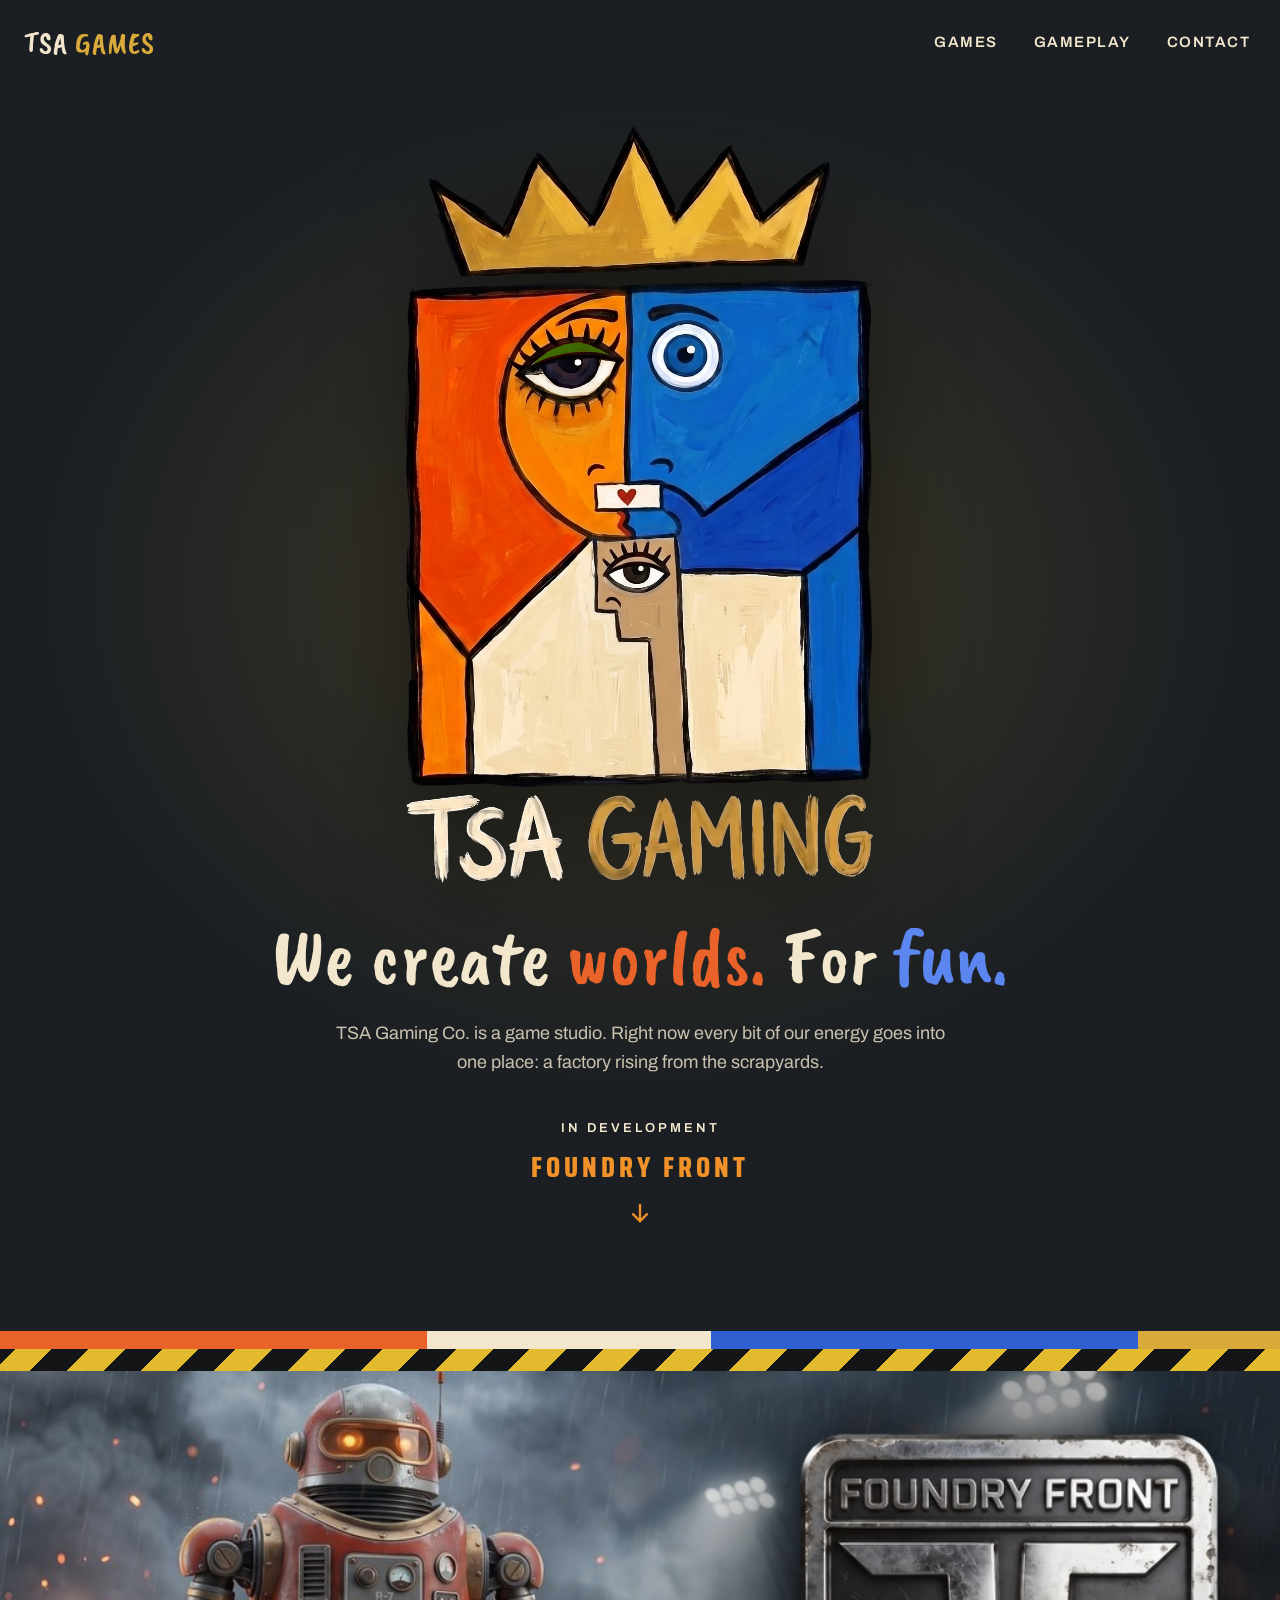
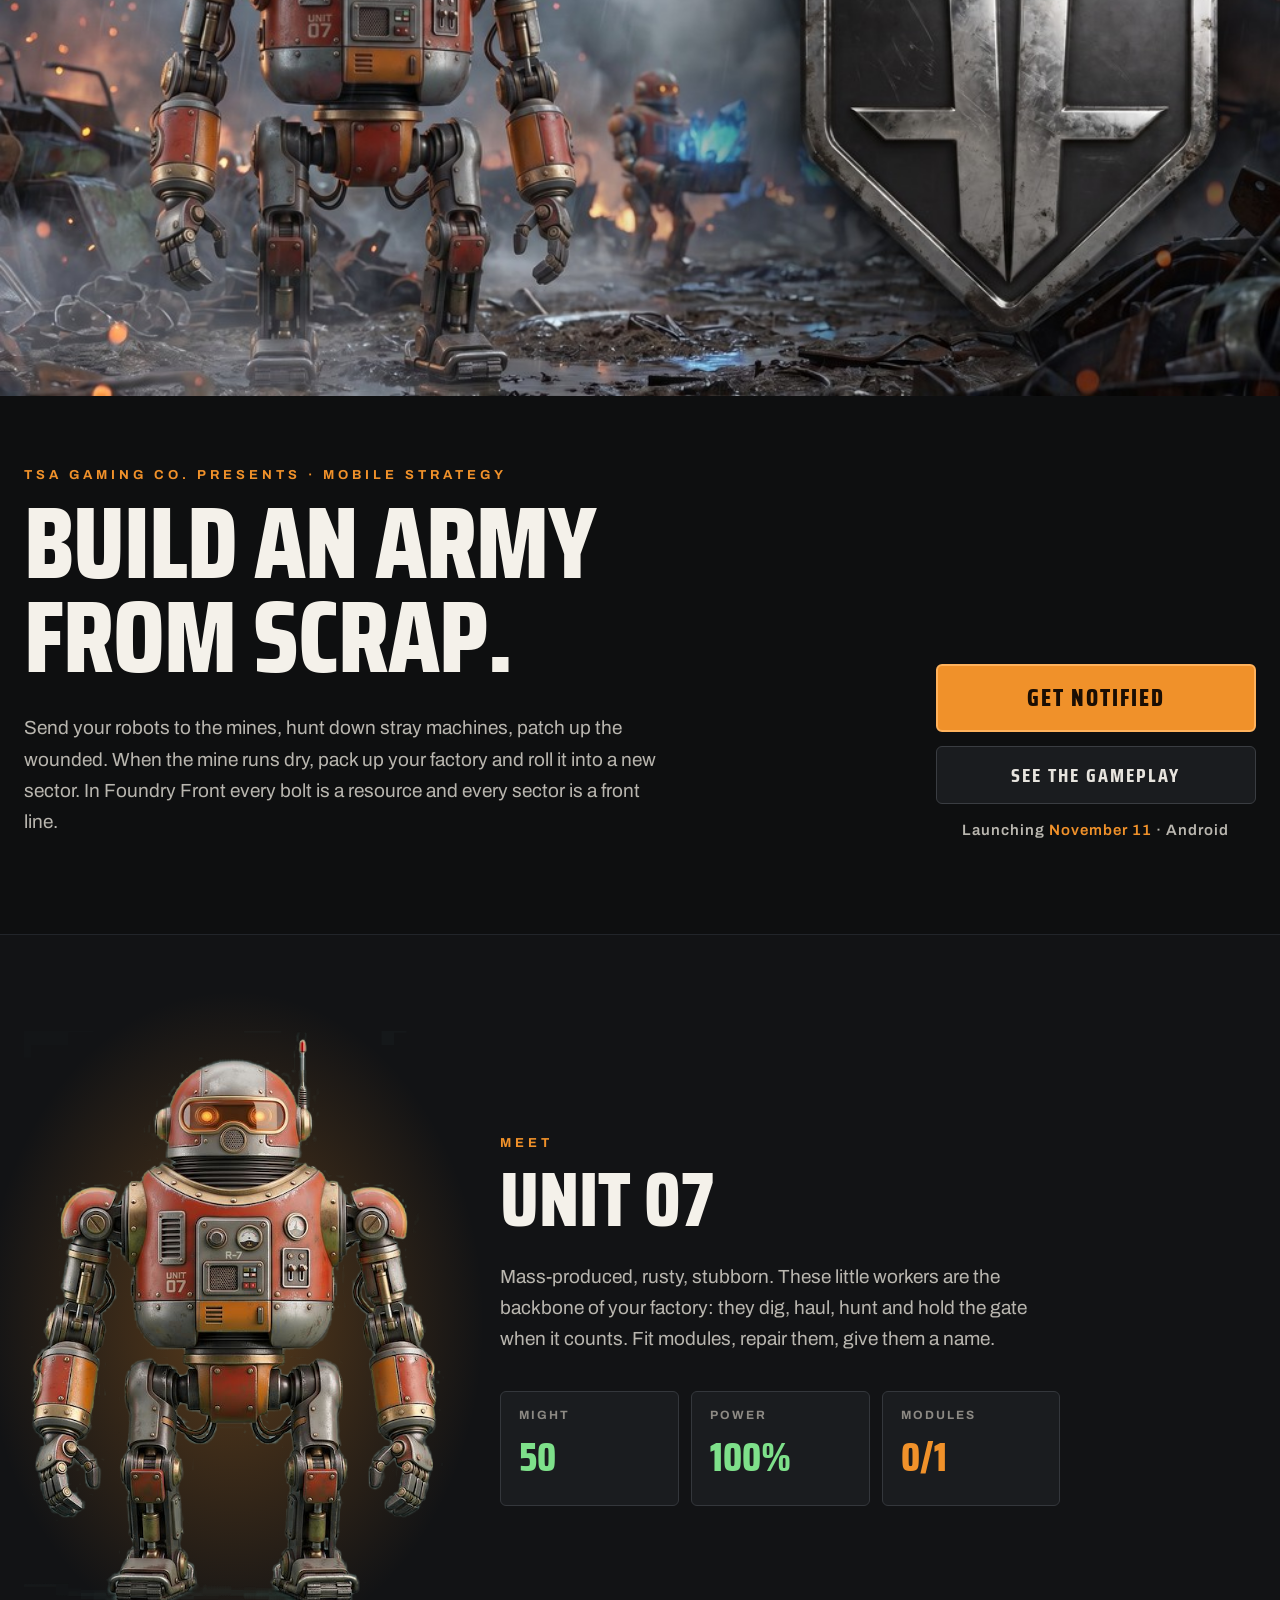
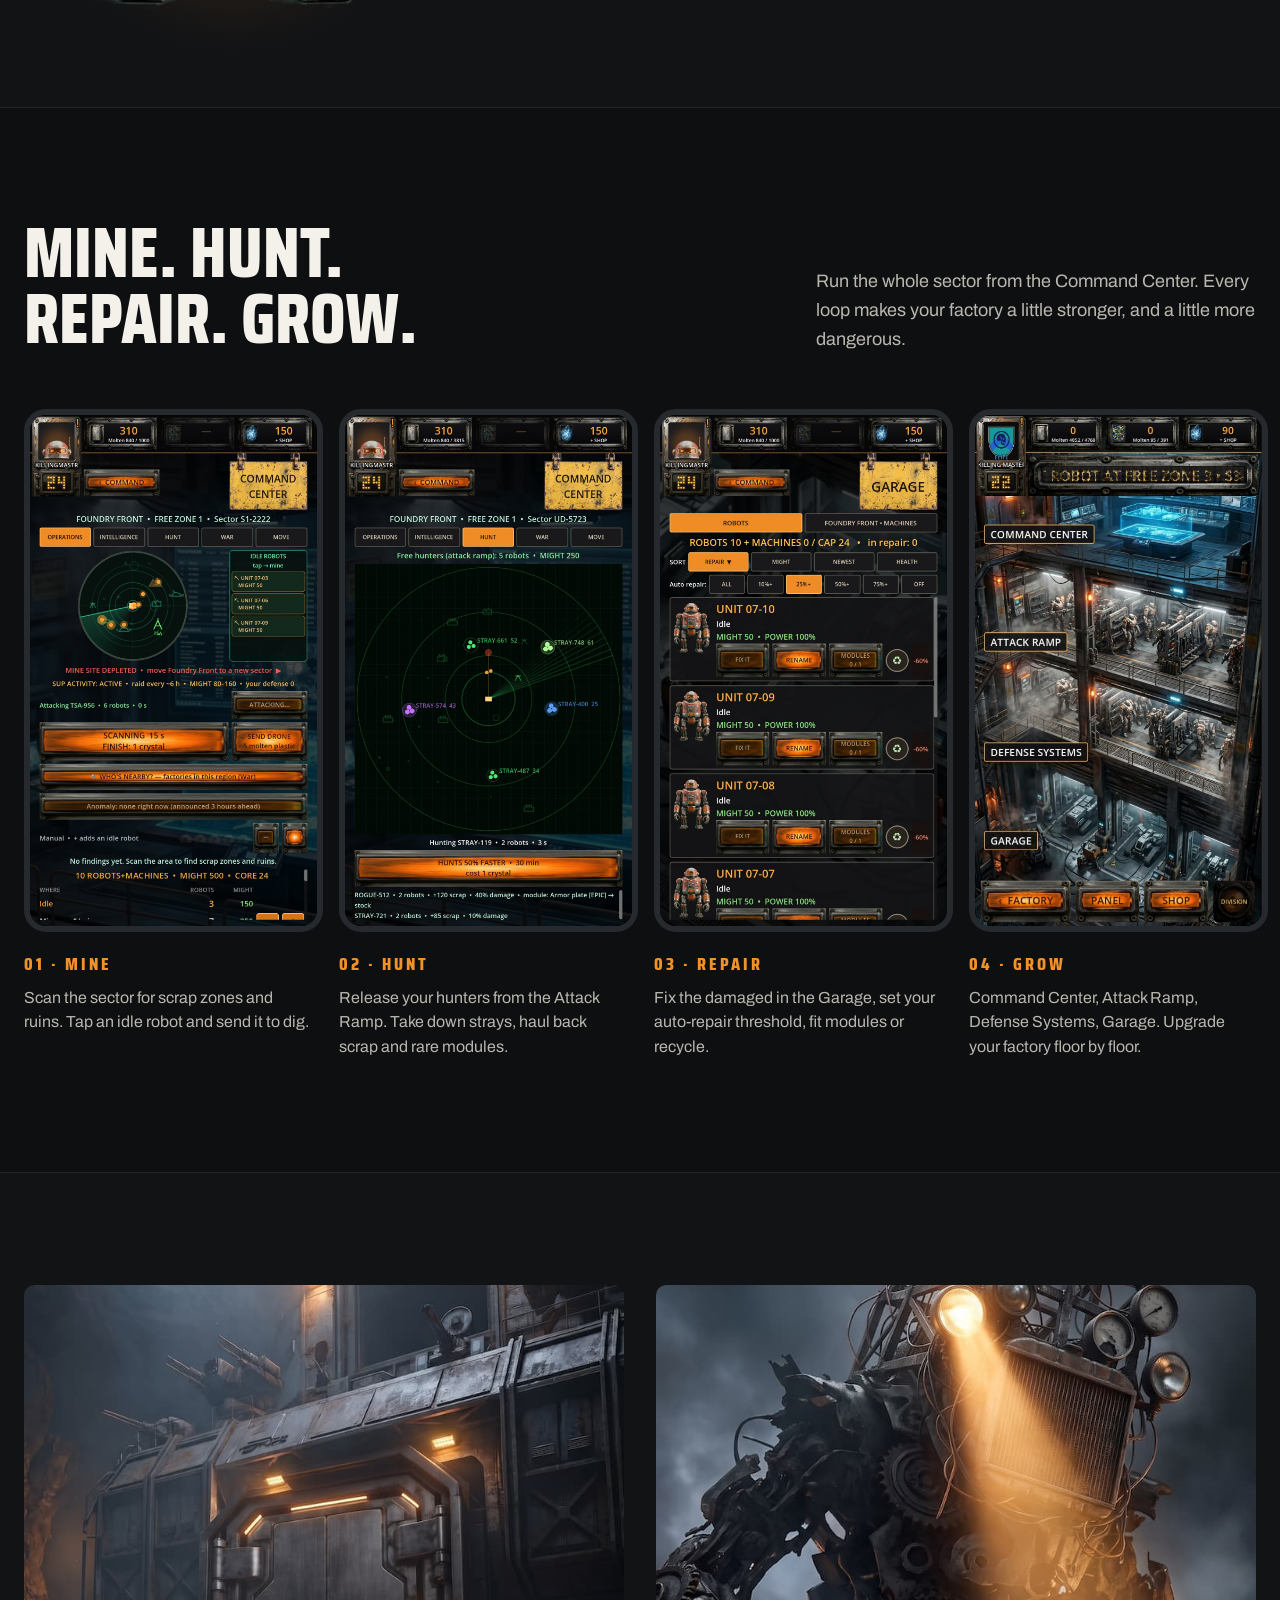
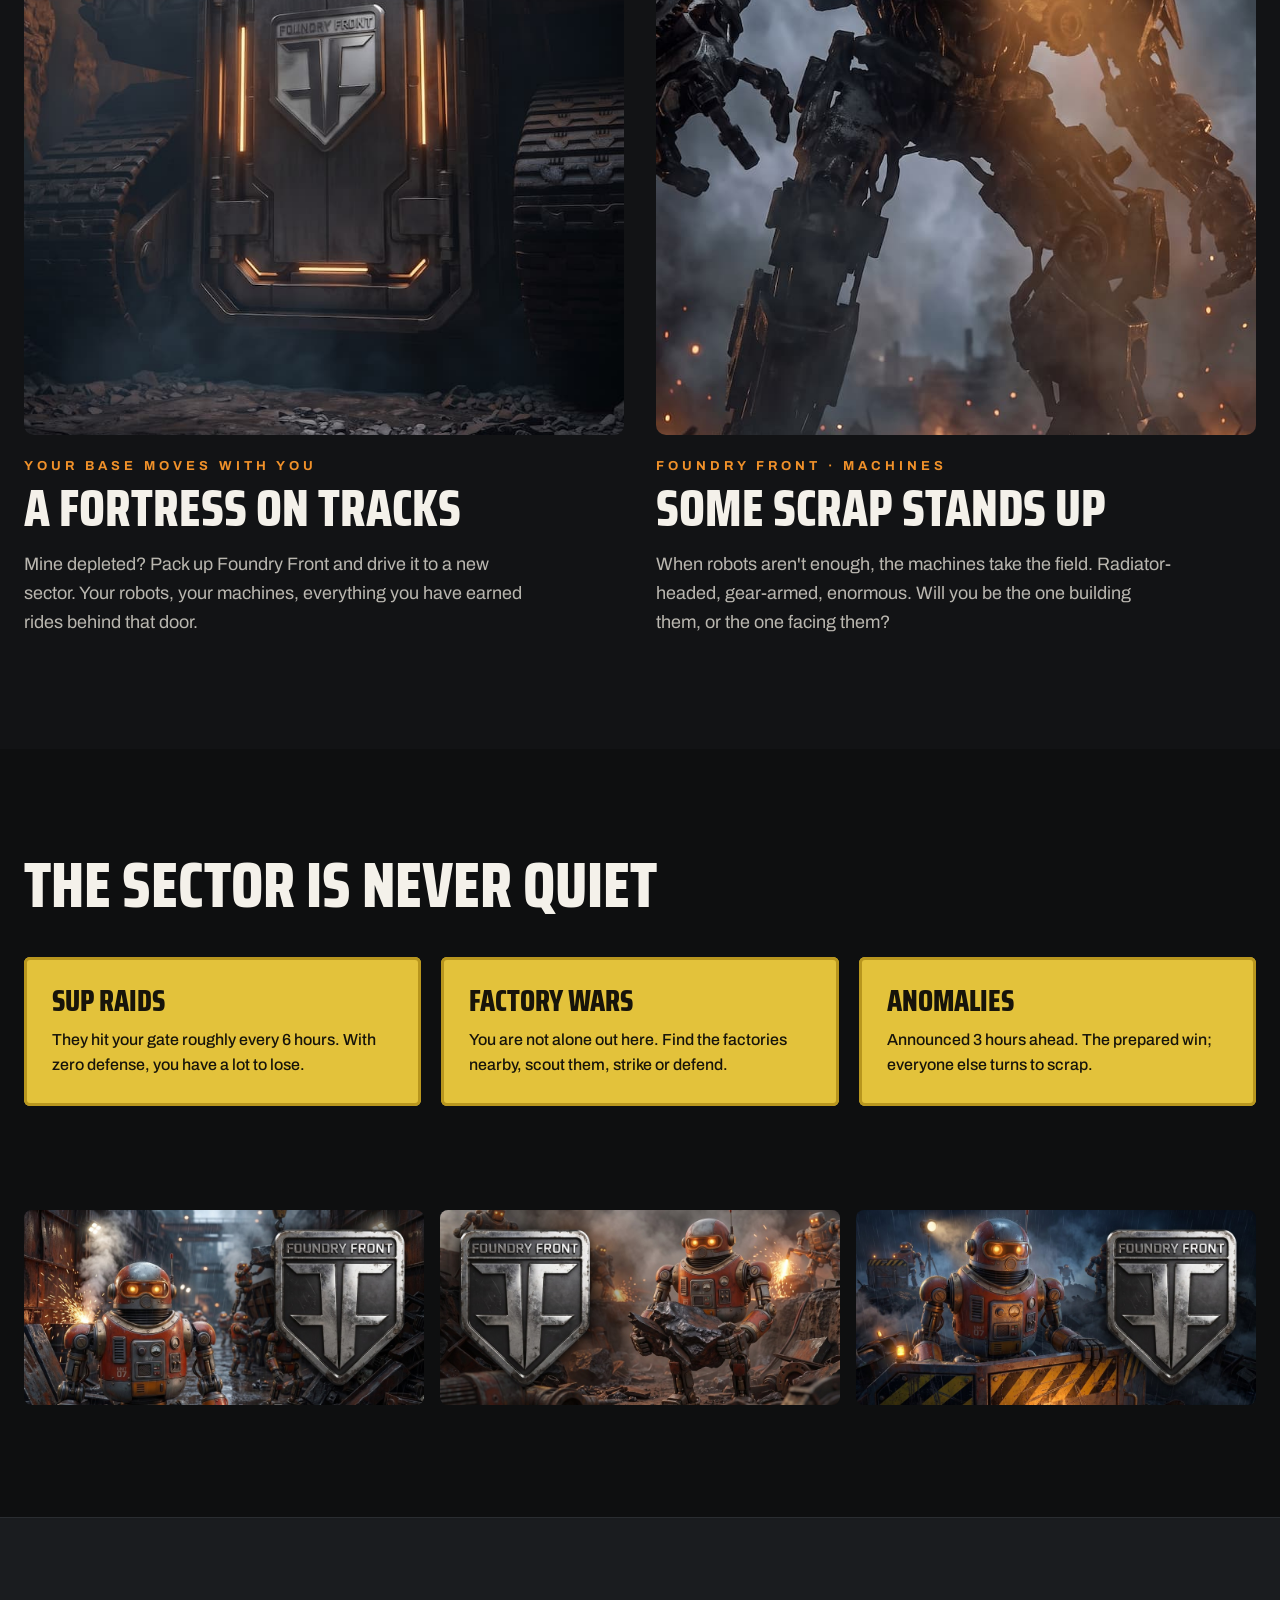
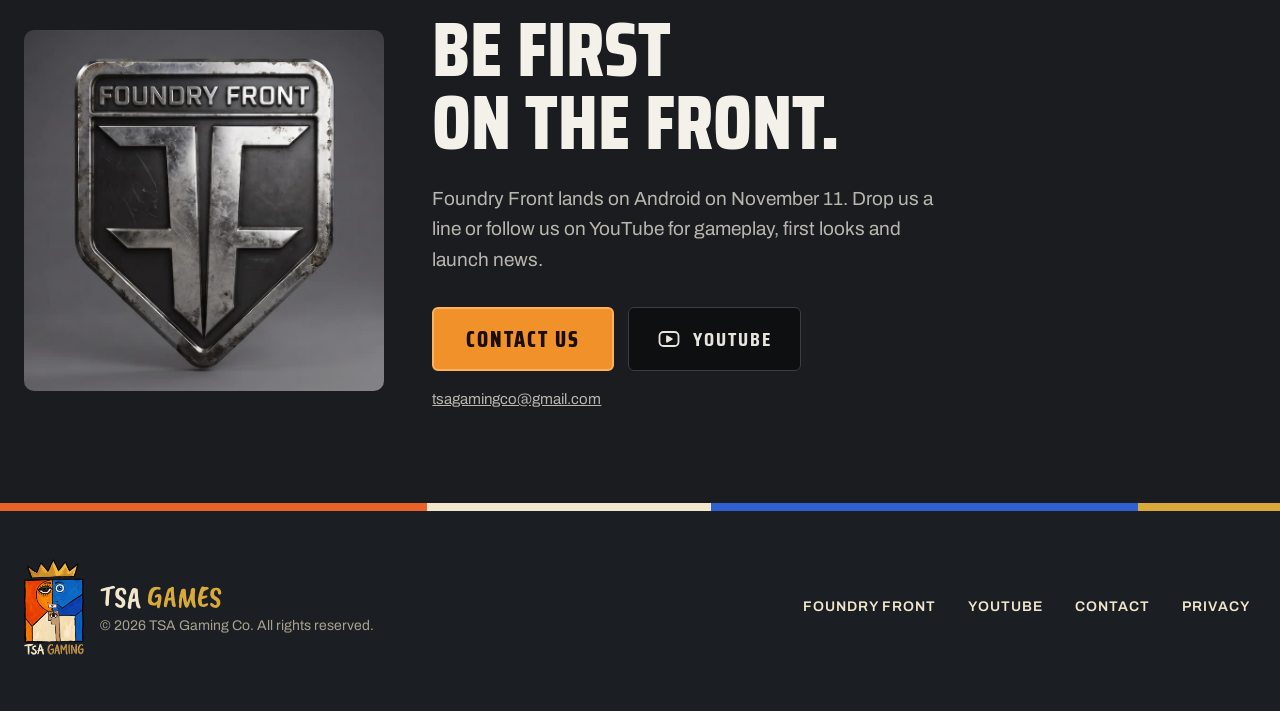
<file: index.html>
<!doctype html>
<html lang="en">
<head>
<meta charset="utf-8">
<meta name="viewport" content="width=device-width, initial-scale=1">
<title>TSA Gaming Co. · Foundry Front</title>
<meta name="description" content="TSA Gaming Co. creates worlds, for fun. Foundry Front: build an army from scrap. Launching November 11 on Android.">
<meta property="og:title" content="TSA Gaming Co. · Foundry Front">
<meta property="og:description" content="We create worlds. For fun. Foundry Front launches November 11 on Android.">
<meta property="og:image" content="images/ozellik_1.jpg">
<link rel="icon" href="images/tsa_logo_hd.webp" type="image/webp">
<style>html{scroll-behavior:smooth}img{max-width:100%}</style>
<link rel="preconnect" href="https://fonts.googleapis.com">
<link href="https://fonts.googleapis.com/css2?family=Caveat+Brush&amp;family=Saira+Condensed:wght@500;600;700;800&amp;family=Archivo:wght@400;500;600;700&amp;display=swap" rel="stylesheet">
<style>
body{margin:0;background:#1B1F23}
a{color:#F2E6CC}a:hover{color:#E8B94A}
.nav-link{color:#F2E6CC;text-decoration:none;padding:12px 6px;border-bottom:2px solid transparent}
.nav-link:hover{color:#E8B94A;border-bottom-color:#E8B94A}
.btn-hot{transition:transform .15s ease, box-shadow .15s ease}
.btn-hot:hover{transform:translateY(-2px);box-shadow:0 0 0 2px #0E0F10,0 0 0 4px #F0912A,0 10px 30px rgba(240,145,42,.35);color:#1A0E04}
.btn-steel:hover{background:#2A2D31;color:#FFFFFF}
.shot{transition:transform .25s ease}
.shot:hover{transform:translateY(-6px) rotate(-0.6deg)}
.hazard{background:repeating-linear-gradient(-45deg,#E3B92E 0 26px,#141516 26px 52px)}
.robot-glow{background:radial-gradient(closest-side,rgba(240,145,42,.32),rgba(240,145,42,0))}
.logo-glow{background:radial-gradient(closest-side,rgba(217,169,58,.20),rgba(217,169,58,0))}
.tsa-logo{filter:drop-shadow(0 24px 48px rgba(0,0,0,.45))}
</style>
</head>
<body>
<div style="font-family: 'Archivo', system-ui, sans-serif; color: #F2E6CC; background: #1B1F23; overflow: hidden">

  <!-- ============ NAV ============ -->
  <header style="max-width: 1320px; margin: 0 auto; padding: 22px 24px; display: flex; flex-wrap: wrap; align-items: center; justify-content: space-between; gap: 16px">
    <a href="#top" style="font-family: 'Caveat Brush', cursive; font-size: 30px; letter-spacing: 1px; text-decoration: none; color: #F2E6CC">TSA <span style="color: #D9A93A">GAMES</span></a>
    <nav aria-label="Main menu" style="display: flex; flex-wrap: wrap; gap: 24px; font-size: 15px; font-weight: 600; letter-spacing: 1.5px; text-transform: uppercase">
      <a class="nav-link" href="#games">Games</a>
      <a class="nav-link" href="#gameplay">Gameplay</a>
      <a class="nav-link" href="#contact">Contact</a>
    </nav>
  </header>

  <!-- ============ TSA HERO ============ -->
  <section id="top" style="position: relative; padding: 24px 24px 104px; display: flex; flex-direction: column; align-items: center; text-align: center">
    <div class="logo-glow" aria-hidden="true" style="position: absolute; left: 50%; top: 0; width: 1200px; height: 1000px; transform: translateX(-50%); pointer-events: none"></div>
    <img class="tsa-logo" src="images/tsa_logo_hd.webp" alt="TSA Gaming logo: a cubist portrait of orange and blue half-faces under a gold crown" style="position: relative; width: 100%; max-width: 470px; height: auto; display: block; margin-top: 16px">
    <p style="position: relative; margin: 32px 0 0; font-family: 'Caveat Brush', cursive; font-size: clamp(44px, 6.5vw, 80px); line-height: 1.05; color: #F2E6CC">We create <span style="color: #E8622A">worlds.</span> For <span style="color: #5B86F0">fun.</span></p>
    <p style="position: relative; margin: 20px 0 0; max-width: 620px; font-size: 18px; line-height: 1.6; color: #C9C1AE">TSA Gaming Co. is a game studio. Right now every bit of our energy goes into one place: a factory rising from the scrapyards.</p>
    <a href="#games" style="position: relative; margin-top: 44px; display: inline-flex; flex-direction: column; align-items: center; gap: 10px; text-decoration: none; color: #F2E6CC; font-size: 13px; font-weight: 600; letter-spacing: 3px; text-transform: uppercase">
      In development
      <span style="font-family: 'Saira Condensed', sans-serif; font-size: 28px; font-weight: 800; letter-spacing: 4px; color: #F0912A">FOUNDRY FRONT</span>
      <svg width="28" height="28" viewBox="0 0 24 24" fill="none" stroke="#F0912A" stroke-width="2" stroke-linecap="round" stroke-linejoin="round" aria-hidden="true"><path d="M12 5v14"></path><path d="M6 13l6 6 6-6"></path></svg>
    </a>
  </section>

  <!-- painted band (TSA) -> hazard band (Foundry Front) -->
  <div aria-hidden="true" style="display: flex; height: 18px">
    <div style="flex: 3; background: #E8622A"></div>
    <div style="flex: 2; background: #F2E6CC"></div>
    <div style="flex: 3; background: #2F5FD0"></div>
    <div style="flex: 1; background: #D9A93A"></div>
  </div>
  <div class="hazard" aria-hidden="true" style="height: 22px"></div>

  <!-- ============ FOUNDRY FRONT ============ -->
  <main id="games" style="background: #0E0F10; color: #E7E4DE; font-family: 'Archivo', system-ui, sans-serif">

    <!-- key art -->
    <div style="position: relative">
      <img src="images/ozellik_1.jpg" alt="Foundry Front key art: UNIT 07 standing in a rainy scrapyard beside the metal Foundry Front emblem" style="display: block; width: 100%; height: auto; max-height: 760px; object-fit: cover; object-position: center 40%">
    </div>

    <section style="max-width: 1240px; margin: 0 auto; padding: 72px 24px 96px; display: flex; flex-wrap: wrap; gap: 48px; align-items: flex-end; justify-content: space-between">
      <div style="flex: 999 1 560px; min-width: 0">
        <p style="margin: 0 0 14px; font-size: 13px; font-weight: 700; letter-spacing: 4px; text-transform: uppercase; color: #F0912A">TSA Gaming Co. presents · Mobile strategy</p>
        <h1 style="margin: 0; font-family: 'Saira Condensed', sans-serif; font-weight: 800; font-size: clamp(56px, 8vw, 112px); line-height: .92; letter-spacing: -1px; text-transform: uppercase; color: #F4F1EA">Build an army<br>from scrap.</h1>
        <p style="margin: 28px 0 0; max-width: 640px; font-size: 19px; line-height: 1.65; color: #B9B6AF">Send your robots to the mines, hunt down stray machines, patch up the wounded. When the mine runs dry, pack up your factory and roll it into a new sector. In Foundry Front every bolt is a resource and every sector is a front line.</p>
      </div>
      <div style="flex: 1 1 320px; display: flex; flex-direction: column; gap: 14px">
        <a class="btn-hot" href="#contact" style="display: flex; align-items: center; justify-content: center; min-height: 64px; padding: 0 28px; background: #F0912A; color: #1A0E04; text-decoration: none; font-family: 'Saira Condensed', sans-serif; font-weight: 800; font-size: 24px; letter-spacing: 2px; text-transform: uppercase; border: 2px solid #FFB25C; border-radius: 6px">Get notified</a>
        <a class="btn-steel" href="#gameplay" style="display: flex; align-items: center; justify-content: center; min-height: 56px; padding: 0 28px; background: #1A1C1F; color: #E7E4DE; text-decoration: none; font-family: 'Saira Condensed', sans-serif; font-weight: 700; font-size: 20px; letter-spacing: 2px; text-transform: uppercase; border: 1px solid #3A3D42; border-radius: 6px">See the gameplay</a>
        <p style="margin: 4px 0 0; font-size: 15px; font-weight: 600; letter-spacing: 1px; color: #B9B6AF; text-align: center">Launching <span style="color: #F0912A">November 11</span> · Android</p>
      </div>
    </section>

    <!-- ============ UNIT 07 ============ -->
    <section style="border-top: 1px solid #22252A; border-bottom: 1px solid #22252A; background: #121315">
      <div style="max-width: 1240px; margin: 0 auto; padding: 96px 24px; display: flex; flex-wrap: wrap; gap: 56px; align-items: center">
        <div style="position: relative; flex: 1 1 420px; display: flex; justify-content: center; min-width: 0">
          <div class="robot-glow" aria-hidden="true" style="position: absolute; inset: -40px; pointer-events: none"></div>
          <img src="images/unit07_cut.png" alt="UNIT 07: an orange and grey retro worker robot with goggles" style="position: relative; width: 100%; max-width: 440px; height: auto; display: block">
        </div>
        <div style="flex: 999 1 480px; min-width: 0">
          <p style="margin: 0 0 14px; font-size: 13px; font-weight: 700; letter-spacing: 4px; text-transform: uppercase; color: #F0912A">Meet</p>
          <h2 style="margin: 0; font-family: 'Saira Condensed', sans-serif; font-weight: 800; font-size: clamp(48px, 6vw, 84px); line-height: .95; text-transform: uppercase; color: #F4F1EA">UNIT 07</h2>
          <p style="margin: 24px 0 0; max-width: 560px; font-size: 19px; line-height: 1.65; color: #B9B6AF">Mass-produced, rusty, stubborn. These little workers are the backbone of your factory: they dig, haul, hunt and hold the gate when it counts. Fit modules, repair them, give them a name.</p>
          <div style="margin-top: 36px; display: grid; grid-template-columns: repeat(3, minmax(0, 1fr)); gap: 12px; max-width: 560px">
            <div style="padding: 16px 18px; background: #1A1C1F; border: 1px solid #34373C; border-radius: 6px">
              <div style="font-size: 12px; font-weight: 700; letter-spacing: 2px; color: #8D8A84">MIGHT</div>
              <div style="margin-top: 4px; font-family: 'Saira Condensed', sans-serif; font-weight: 800; font-size: 40px; color: #7EE08A">50</div>
            </div>
            <div style="padding: 16px 18px; background: #1A1C1F; border: 1px solid #34373C; border-radius: 6px">
              <div style="font-size: 12px; font-weight: 700; letter-spacing: 2px; color: #8D8A84">POWER</div>
              <div style="margin-top: 4px; font-family: 'Saira Condensed', sans-serif; font-weight: 800; font-size: 40px; color: #7EE08A">100%</div>
            </div>
            <div style="padding: 16px 18px; background: #1A1C1F; border: 1px solid #34373C; border-radius: 6px">
              <div style="font-size: 12px; font-weight: 700; letter-spacing: 2px; color: #8D8A84">MODULES</div>
              <div style="margin-top: 4px; font-family: 'Saira Condensed', sans-serif; font-weight: 800; font-size: 40px; color: #F0912A">0/1</div>
            </div>
          </div>
        </div>
      </div>
    </section>

    <!-- ============ GAMEPLAY LOOP ============ -->
    <section id="gameplay" style="max-width: 1320px; margin: 0 auto; padding: 112px 24px">
      <div style="display: flex; flex-wrap: wrap; justify-content: space-between; align-items: flex-end; gap: 24px; margin-bottom: 56px">
        <h2 style="margin: 0; font-family: 'Saira Condensed', sans-serif; font-weight: 800; font-size: clamp(44px, 5.5vw, 76px); line-height: .95; text-transform: uppercase; color: #F4F1EA">Mine. Hunt.<br>Repair. Grow.</h2>
        <p style="margin: 0; max-width: 440px; font-size: 18px; line-height: 1.6; color: #B9B6AF">Run the whole sector from the Command Center. Every loop makes your factory a little stronger, and a little more dangerous.</p>
      </div>
      <div style="display: grid; grid-template-columns: repeat(auto-fit, minmax(240px, 1fr)); gap: 28px">

        <article style="display: flex; flex-direction: column; gap: 18px">
          <img class="shot" src="images/1_radar.jpg" alt="Operations screen: radar, idle robots and the scan button" style="width: 100%; aspect-ratio: 9 / 16; object-fit: cover; object-position: top; display: block; border-radius: 22px; border: 6px solid #26292E; background: #000">
          <div>
            <div style="font-family: 'Saira Condensed', sans-serif; font-weight: 800; font-size: 18px; letter-spacing: 3px; color: #F0912A">01 · MINE</div>
            <p style="margin: 8px 0 0; font-size: 16px; line-height: 1.55; color: #B9B6AF">Scan the sector for scrap zones and ruins. Tap an idle robot and send it to dig.</p>
          </div>
        </article>

        <article style="display: flex; flex-direction: column; gap: 18px">
          <img class="shot" src="images/2_hunt.jpg" alt="Hunt screen: packs of STRAY robots on the radar and hunt logs" style="width: 100%; aspect-ratio: 9 / 16; object-fit: cover; object-position: top; display: block; border-radius: 22px; border: 6px solid #26292E; background: #000">
          <div>
            <div style="font-family: 'Saira Condensed', sans-serif; font-weight: 800; font-size: 18px; letter-spacing: 3px; color: #F0912A">02 · HUNT</div>
            <p style="margin: 8px 0 0; font-size: 16px; line-height: 1.55; color: #B9B6AF">Release your hunters from the Attack Ramp. Take down strays, haul back scrap and rare modules.</p>
          </div>
        </article>

        <article style="display: flex; flex-direction: column; gap: 18px">
          <img class="shot" src="images/3_garage.jpg" alt="Garage screen: list of UNIT 07 robots with repair and module buttons" style="width: 100%; aspect-ratio: 9 / 16; object-fit: cover; object-position: top; display: block; border-radius: 22px; border: 6px solid #26292E; background: #000">
          <div>
            <div style="font-family: 'Saira Condensed', sans-serif; font-weight: 800; font-size: 18px; letter-spacing: 3px; color: #F0912A">03 · REPAIR</div>
            <p style="margin: 8px 0 0; font-size: 16px; line-height: 1.55; color: #B9B6AF">Fix the damaged in the Garage, set your auto-repair threshold, fit modules or recycle.</p>
          </div>
        </article>

        <article style="display: flex; flex-direction: column; gap: 18px">
          <img class="shot" src="images/foundryfrontingame.jpg" alt="Factory cross-section: Command Center, Attack Ramp, Defense Systems and Garage floors" style="width: 100%; aspect-ratio: 9 / 16; object-fit: cover; object-position: top; display: block; border-radius: 22px; border: 6px solid #26292E; background: #000">
          <div>
            <div style="font-family: 'Saira Condensed', sans-serif; font-weight: 800; font-size: 18px; letter-spacing: 3px; color: #F0912A">04 · GROW</div>
            <p style="margin: 8px 0 0; font-size: 16px; line-height: 1.55; color: #B9B6AF">Command Center, Attack Ramp, Defense Systems, Garage. Upgrade your factory floor by floor.</p>
          </div>
        </article>

      </div>
    </section>

    <!-- ============ FORTRESS + COLOSSAL ============ -->
    <section style="background: #121315; border-top: 1px solid #22252A">
      <div style="max-width: 1320px; margin: 0 auto; padding: 112px 24px; display: grid; grid-template-columns: repeat(auto-fit, minmax(320px, 1fr)); gap: 32px">

        <article style="display: flex; flex-direction: column; gap: 24px">
          <img src="images/door.jpg" alt="Foundry Front: a giant tracked mobile factory with turrets and an emblem-marked door, inside a rocky cavern" style="width: 100%; aspect-ratio: 4 / 5; object-fit: cover; object-position: center 45%; display: block; border-radius: 10px">
          <div>
            <p style="margin: 0 0 10px; font-size: 13px; font-weight: 700; letter-spacing: 4px; text-transform: uppercase; color: #F0912A">Your base moves with you</p>
            <h3 style="margin: 0; font-family: 'Saira Condensed', sans-serif; font-weight: 800; font-size: clamp(36px, 4vw, 52px); line-height: 1; text-transform: uppercase; color: #F4F1EA">A fortress on tracks</h3>
            <p style="margin: 16px 0 0; max-width: 520px; font-size: 18px; line-height: 1.6; color: #B9B6AF">Mine depleted? Pack up Foundry Front and drive it to a new sector. Your robots, your machines, everything you have earned rides behind that door.</p>
          </div>
        </article>

        <article style="display: flex; flex-direction: column; gap: 24px">
          <img src="images/Colossal.jpg" alt="A colossal machine built from radiators, gears and scrap, towering over a burning city" style="width: 100%; aspect-ratio: 4 / 5; object-fit: cover; object-position: center 30%; display: block; border-radius: 10px">
          <div>
            <p style="margin: 0 0 10px; font-size: 13px; font-weight: 700; letter-spacing: 4px; text-transform: uppercase; color: #F0912A">Foundry Front · Machines</p>
            <h3 style="margin: 0; font-family: 'Saira Condensed', sans-serif; font-weight: 800; font-size: clamp(36px, 4vw, 52px); line-height: 1; text-transform: uppercase; color: #F4F1EA">Some scrap stands up</h3>
            <p style="margin: 16px 0 0; max-width: 520px; font-size: 18px; line-height: 1.6; color: #B9B6AF">When robots aren't enough, the machines take the field. Radiator-headed, gear-armed, enormous. Will you be the one building them, or the one facing them?</p>
          </div>
        </article>

      </div>
    </section>

    <!-- ============ THREATS ============ -->
    <section style="max-width: 1320px; margin: 0 auto; padding: 104px 24px">
      <h2 style="margin: 0 0 40px; font-family: 'Saira Condensed', sans-serif; font-weight: 800; font-size: clamp(40px, 5vw, 64px); line-height: 1; text-transform: uppercase; color: #F4F1EA">The sector is never quiet</h2>
      <div style="display: grid; grid-template-columns: repeat(auto-fit, minmax(260px, 1fr)); gap: 20px">
        <div style="padding: 28px; background: #E3C23B; color: #17140A; border-radius: 6px; box-shadow: inset 0 0 0 3px #B8961E">
          <div style="font-family: 'Saira Condensed', sans-serif; font-weight: 800; font-size: 30px; line-height: 1.05; text-transform: uppercase">SUP raids</div>
          <p style="margin: 12px 0 0; font-size: 16px; line-height: 1.55; font-weight: 500">They hit your gate roughly every 6 hours. With zero defense, you have a lot to lose.</p>
        </div>
        <div style="padding: 28px; background: #E3C23B; color: #17140A; border-radius: 6px; box-shadow: inset 0 0 0 3px #B8961E">
          <div style="font-family: 'Saira Condensed', sans-serif; font-weight: 800; font-size: 30px; line-height: 1.05; text-transform: uppercase">Factory wars</div>
          <p style="margin: 12px 0 0; font-size: 16px; line-height: 1.55; font-weight: 500">You are not alone out here. Find the factories nearby, scout them, strike or defend.</p>
        </div>
        <div style="padding: 28px; background: #E3C23B; color: #17140A; border-radius: 6px; box-shadow: inset 0 0 0 3px #B8961E">
          <div style="font-family: 'Saira Condensed', sans-serif; font-weight: 800; font-size: 30px; line-height: 1.05; text-transform: uppercase">Anomalies</div>
          <p style="margin: 12px 0 0; font-size: 16px; line-height: 1.55; font-weight: 500">Announced 3 hours ahead. The prepared win; everyone else turns to scrap.</p>
        </div>
      </div>
    </section>

    <!-- ============ GALLERY ============ -->
    <section aria-label="Gallery" style="padding: 0 24px 112px">
      <div style="max-width: 1320px; margin: 0 auto; display: grid; grid-template-columns: repeat(auto-fit, minmax(320px, 1fr)); gap: 16px">
        <img src="images/ozellik_2.jpg" alt="UNIT 07 robots at work amid sparks on a rainy factory street" style="width: 100%; aspect-ratio: 1024 / 500; object-fit: cover; display: block; border-radius: 8px">
        <img src="images/ozellik_3.jpg" alt="UNIT 07 carrying a large chunk of ore out of the mine" style="width: 100%; aspect-ratio: 1024 / 500; object-fit: cover; display: block; border-radius: 8px">
        <img src="images/ozellik_4.jpg" alt="UNIT 07 standing guard at a barricade in the night rain" style="width: 100%; aspect-ratio: 1024 / 500; object-fit: cover; display: block; border-radius: 8px">
      </div>
    </section>

    <!-- ============ FINAL CTA ============ -->
    <section id="contact" style="background: #1A1C1F; border-top: 1px solid #2A2D31">
      <div style="max-width: 1240px; margin: 0 auto; padding: 96px 24px; display: flex; flex-wrap: wrap; align-items: center; gap: 48px">
        <img src="images/FFLOGO.jpg" alt="Foundry Front metal emblem" style="flex: 1 1 360px; min-width: 0; width: 100%; max-width: 520px; aspect-ratio: 1 / 1; object-fit: cover; display: block; border-radius: 10px">
        <div style="flex: 999 1 420px; min-width: 0">
          <h2 style="margin: 0; font-family: 'Saira Condensed', sans-serif; font-weight: 800; font-size: clamp(48px, 6vw, 88px); line-height: .95; text-transform: uppercase; color: #F4F1EA">Be first<br>on the front.</h2>
          <p style="margin: 24px 0 0; max-width: 520px; font-size: 19px; line-height: 1.6; color: #B9B6AF">Foundry Front lands on Android on November 11. Drop us a line or follow us on YouTube for gameplay, first looks and launch news.</p>
          <div style="margin-top: 32px; display: flex; flex-wrap: wrap; gap: 14px">
            <a class="btn-hot" href="mailto:tsagamingco@gmail.com" style="display: inline-flex; align-items: center; min-height: 60px; padding: 0 32px; background: #F0912A; color: #1A0E04; text-decoration: none; font-family: 'Saira Condensed', sans-serif; font-weight: 800; font-size: 22px; letter-spacing: 2px; text-transform: uppercase; border: 2px solid #FFB25C; border-radius: 6px">Contact us</a>
            <a class="btn-steel" href="https://www.youtube.com/@TSAGAMINGCO" target="_blank" rel="noopener" style="display: inline-flex; align-items: center; gap: 12px; min-height: 60px; padding: 0 28px; background: #0E0F10; color: #E7E4DE; text-decoration: none; font-family: 'Saira Condensed', sans-serif; font-weight: 700; font-size: 20px; letter-spacing: 2px; text-transform: uppercase; border: 1px solid #3A3D42; border-radius: 6px"><svg width="24" height="24" viewBox="0 0 24 24" fill="none" stroke="currentColor" stroke-width="1.8" stroke-linecap="round" stroke-linejoin="round" aria-hidden="true"><rect x="2.5" y="5" width="19" height="14" rx="4"></rect><path d="M10 9.2v5.6l4.8-2.8z" fill="currentColor"></path></svg>YouTube</a>
          </div>
          <p style="margin: 20px 0 0; font-size: 15px; color: #8D8A84"><a href="mailto:tsagamingco@gmail.com" style="color: #B9B6AF">tsagamingco@gmail.com</a></p>
        </div>
      </div>
    </section>
  </main>

  <!-- ============ FOOTER (TSA) ============ -->
  <div aria-hidden="true" style="display: flex; height: 8px">
    <div style="flex: 3; background: #E8622A"></div>
    <div style="flex: 2; background: #F2E6CC"></div>
    <div style="flex: 3; background: #2F5FD0"></div>
    <div style="flex: 1; background: #D9A93A"></div>
  </div>
  <footer style="max-width: 1320px; margin: 0 auto; padding: 48px 24px 56px; display: flex; flex-wrap: wrap; align-items: center; justify-content: space-between; gap: 24px">
    <div style="display: flex; align-items: center; gap: 16px">
      <img src="images/tsa_logo_hd.webp" alt="TSA Gaming Co. logo" style="width: auto; height: 96px; display: block">
      <div>
        <div style="font-family: 'Caveat Brush', cursive; font-size: 30px; line-height: 1">TSA <span style="color: #D9A93A">GAMES</span></div>
        <div style="margin-top: 6px; font-size: 14px; color: #A9A190">© 2026 TSA Gaming Co. All rights reserved.</div>
      </div>
    </div>
    <nav aria-label="Footer menu" style="display: flex; flex-wrap: wrap; gap: 20px; font-size: 14px; font-weight: 600; letter-spacing: 1px; text-transform: uppercase">
      <a class="nav-link" href="#games">Foundry Front</a>
      <a class="nav-link" href="https://www.youtube.com/@TSAGAMINGCO" target="_blank" rel="noopener">YouTube</a>
      <a class="nav-link" href="#contact">Contact</a>
      <a class="nav-link" href="gizlilik.html">Privacy</a>
    </nav>
  </footer>
</div>
</body>
</html>
</file>
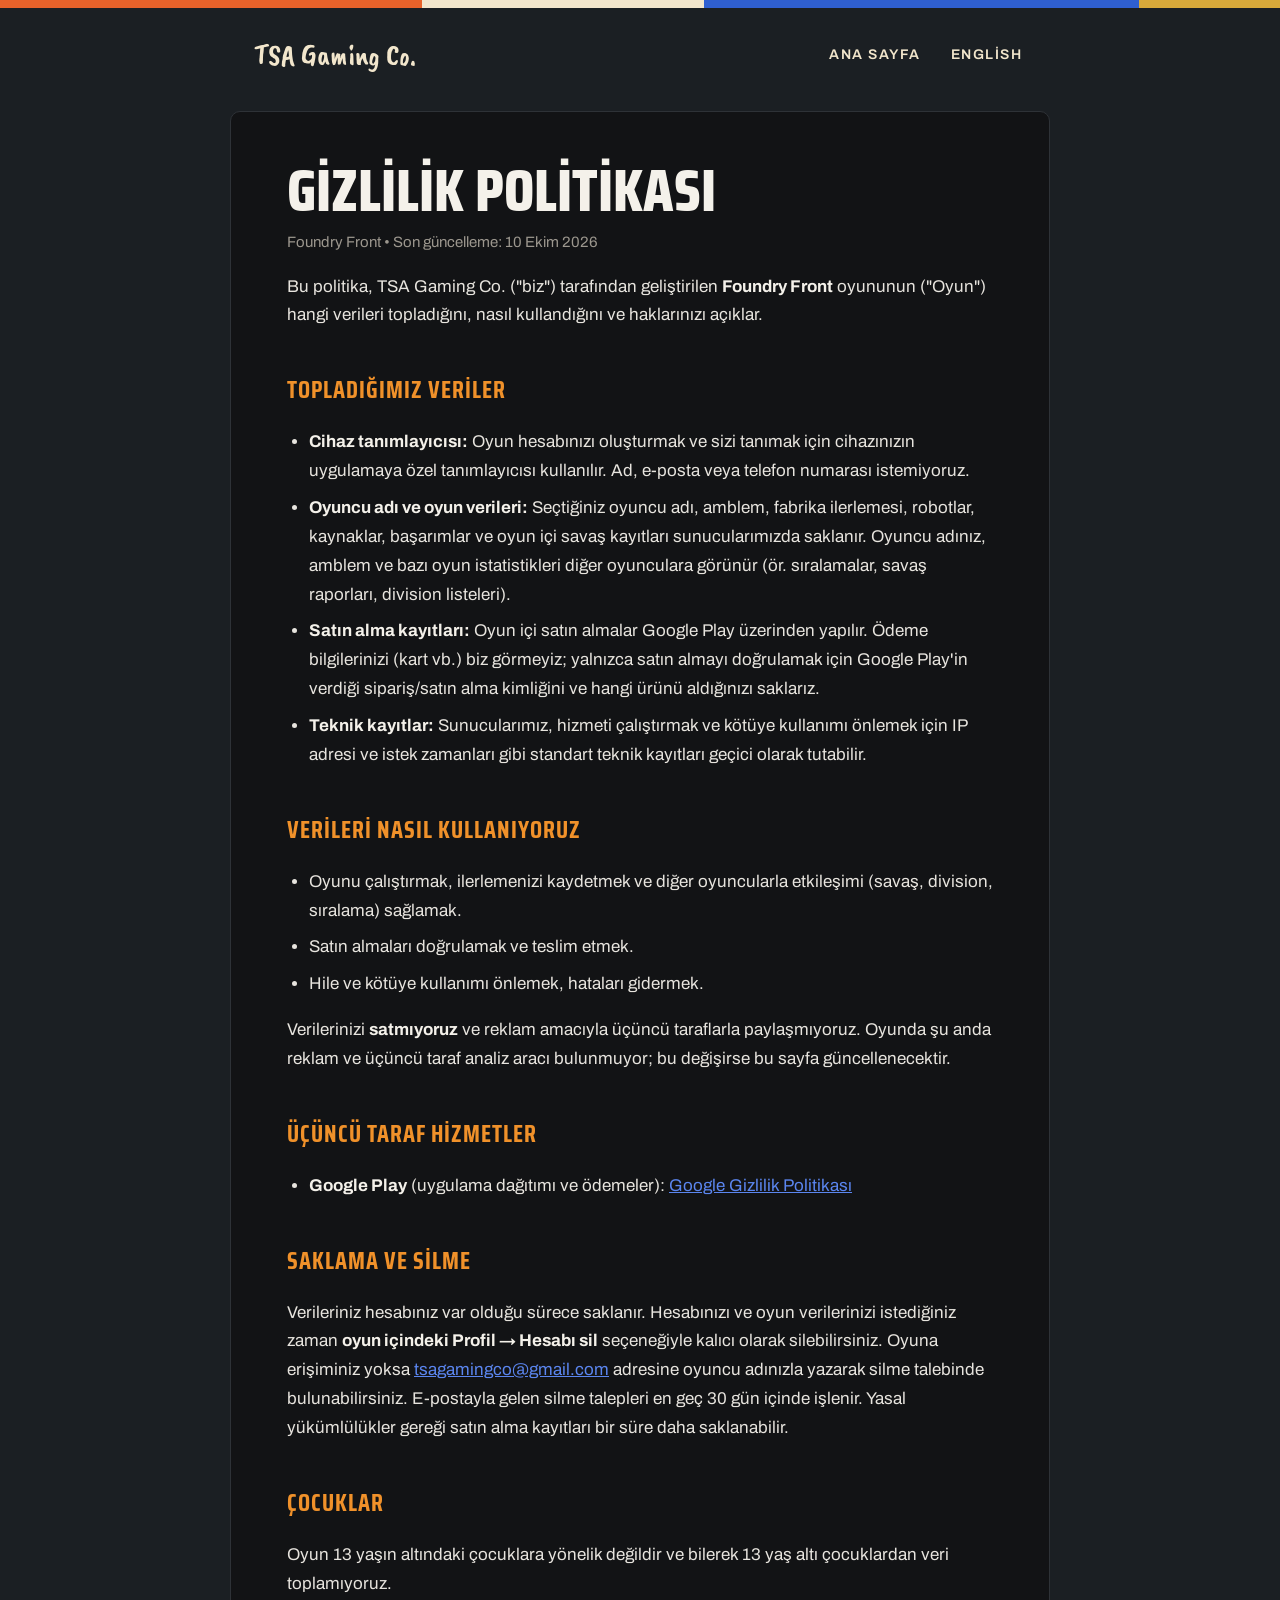
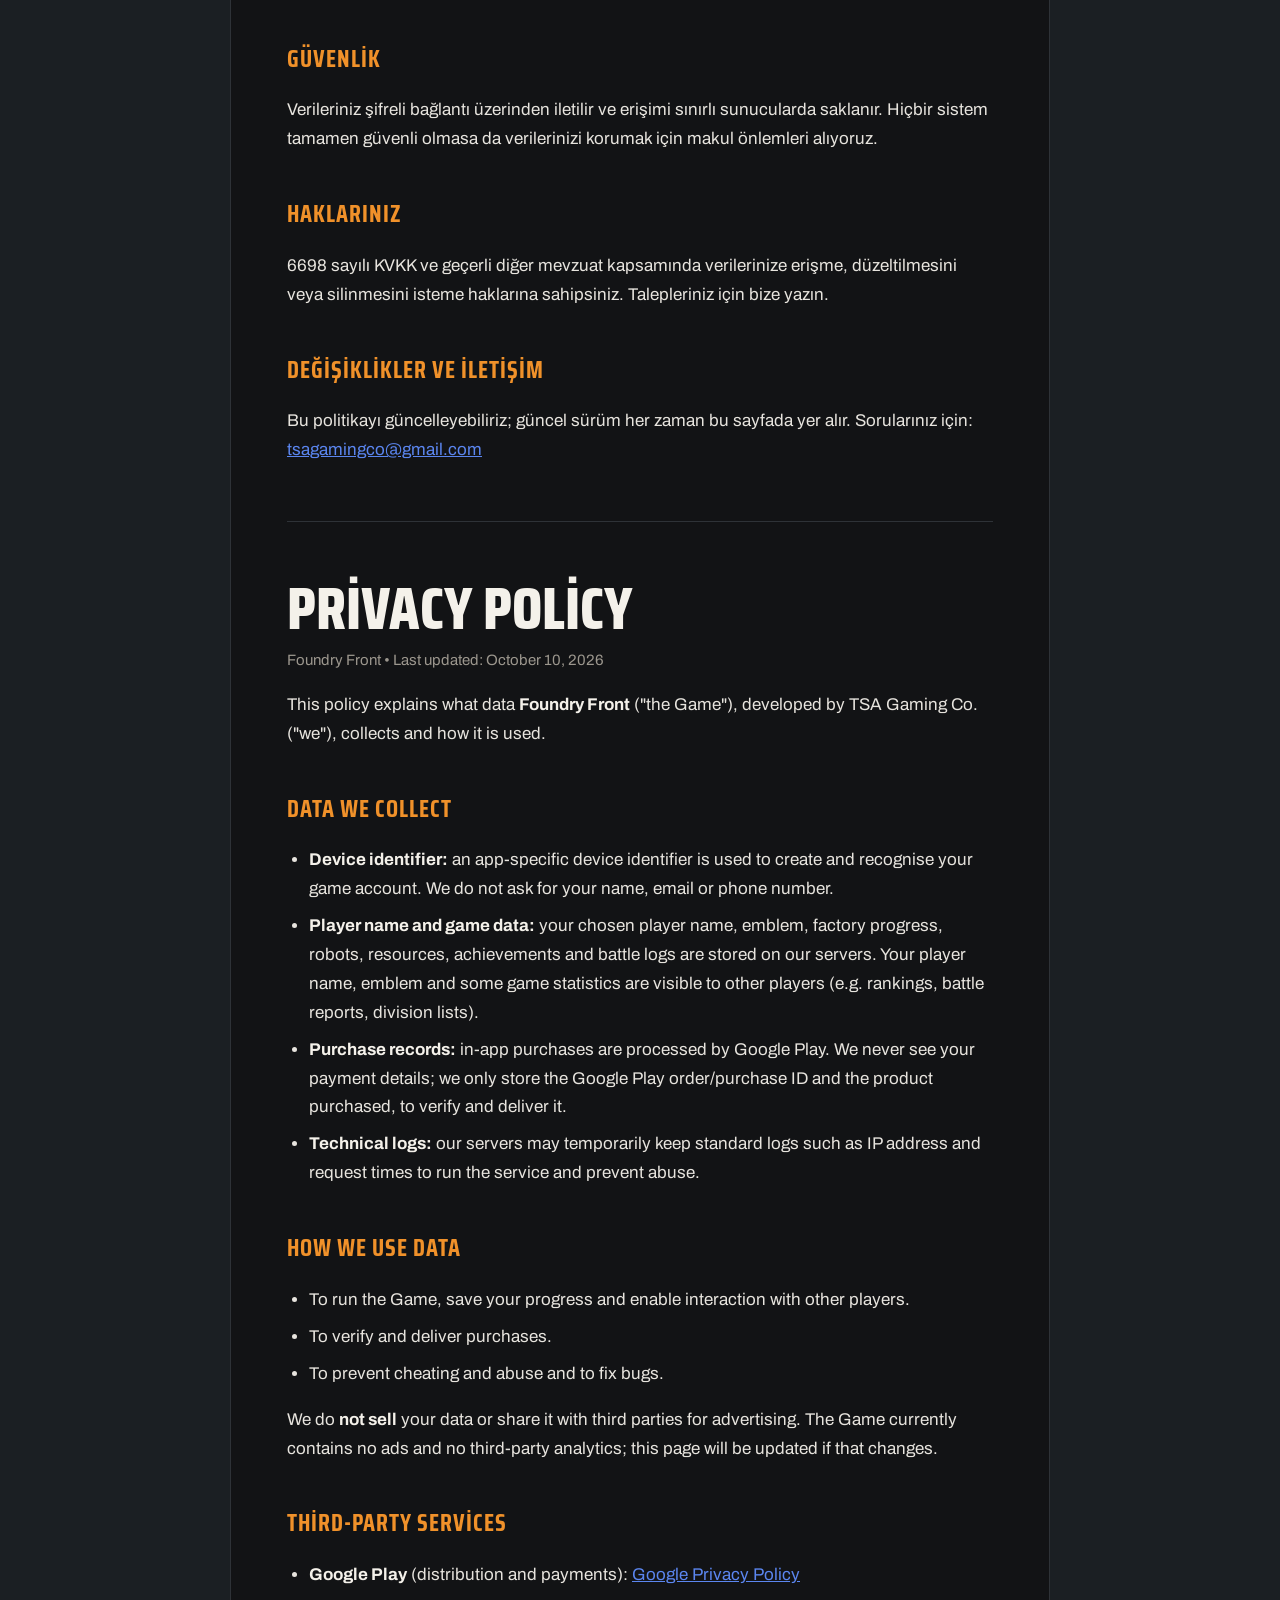
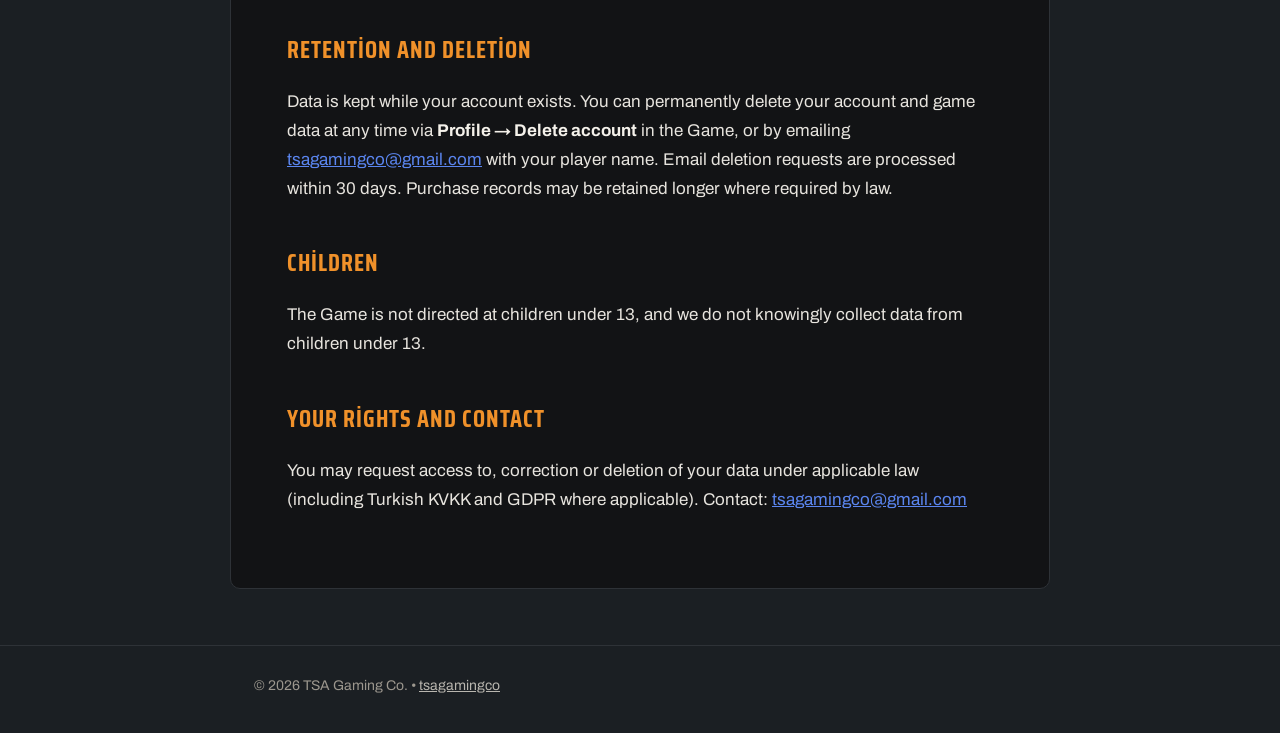
<file: gizlilik.html>
<!doctype html>
<html lang="tr">
<head>
<meta charset="utf-8">
<meta name="viewport" content="width=device-width,initial-scale=1">
<title>Gizlilik Politikası — Foundry Front</title>
<link rel="icon" href="images/tsa_logo_hd.webp" type="image/webp">
<link rel="preconnect" href="https://fonts.googleapis.com">
<link href="https://fonts.googleapis.com/css2?family=Caveat+Brush&family=Saira+Condensed:wght@700;800&family=Archivo:wght@400;500;600;700&display=swap" rel="stylesheet">
<style>
:root{--bg:#1B1F23;--panel:#121315;--text:#E7E4DE;--muted:#9C978E;--line:#2E3237;--orange:#E8622A;--blue:#5B86F0;--gold:#D9A93A;--amber:#F0912A}
*{box-sizing:border-box}
html{scroll-behavior:smooth}
body{margin:0;background:var(--bg);color:var(--text);font-family:'Archivo',system-ui,sans-serif;font-size:17px;line-height:1.7}
body::before{content:"";display:block;height:8px;background:linear-gradient(90deg,var(--orange) 0 33%,#F2E6CC 33% 55%,#2F5FD0 55% 89%,var(--gold) 89%)}
.wrap{max-width:820px;margin:0 auto;padding:0 24px}
header .wrap{display:flex;flex-wrap:wrap;align-items:center;justify-content:space-between;gap:16px;padding-top:22px;padding-bottom:22px}
.logo{font-family:'Caveat Brush',cursive;font-size:30px;color:#F2E6CC;text-decoration:none}
header nav{display:flex;gap:22px}
header nav a{color:#F2E6CC;text-decoration:none;font-size:14px;font-weight:600;letter-spacing:1.5px;text-transform:uppercase;padding:10px 4px;border-bottom:2px solid transparent}
header nav a:hover{color:var(--gold);border-bottom-color:var(--gold)}
.policy{background:var(--panel);border:1px solid var(--line);border-radius:10px;padding:48px clamp(20px,5vw,56px) 56px;margin-top:8px;margin-bottom:56px}
.policy h1{font-family:'Saira Condensed',sans-serif;font-weight:800;text-transform:uppercase;font-size:clamp(40px,6vw,60px);line-height:1;margin:0 0 10px;color:#F4F1EA}
.policy h1#english{margin-top:56px}
.policy h2{font-family:'Saira Condensed',sans-serif;font-weight:700;text-transform:uppercase;letter-spacing:1px;font-size:24px;color:var(--amber);margin:40px 0 8px}
.policy ul{padding-left:22px}
.policy li{margin:8px 0}
.policy strong{color:#F4F1EA}
.muted{color:var(--muted);font-size:15px;margin-top:0}
a{color:var(--blue)}a:hover{color:var(--gold)}
footer{border-top:1px solid var(--line)}
footer .wrap{padding-top:28px;padding-bottom:36px;color:var(--muted);font-size:14px}
footer a{color:#B9B6AF}
</style>
</head>
<body>
<header><div class="wrap">
  <a class="logo" lang="en" href="index.html">TSA Gaming Co.</a>
  <nav><a href="index.html">Ana sayfa</a><a href="#english">English</a></nav>
</div></header>

<main class="wrap policy">
  <h1>Gizlilik Politikası</h1>
  <p class="muted">Foundry Front • Son güncelleme: 10 Ekim 2026</p>

  <p>Bu politika, TSA Gaming Co. ("biz") tarafından geliştirilen <strong>Foundry Front</strong> oyununun ("Oyun") hangi verileri topladığını, nasıl kullandığını ve haklarınızı açıklar.</p>

  <h2>Topladığımız veriler</h2>
  <ul>
    <li><strong>Cihaz tanımlayıcısı:</strong> Oyun hesabınızı oluşturmak ve sizi tanımak için cihazınızın uygulamaya özel tanımlayıcısı kullanılır. Ad, e-posta veya telefon numarası istemiyoruz.</li>
    <li><strong>Oyuncu adı ve oyun verileri:</strong> Seçtiğiniz oyuncu adı, amblem, fabrika ilerlemesi, robotlar, kaynaklar, başarımlar ve oyun içi savaş kayıtları sunucularımızda saklanır. Oyuncu adınız, amblem ve bazı oyun istatistikleri diğer oyunculara görünür (ör. sıralamalar, savaş raporları, division listeleri).</li>
    <li><strong>Satın alma kayıtları:</strong> Oyun içi satın almalar Google Play üzerinden yapılır. Ödeme bilgilerinizi (kart vb.) biz görmeyiz; yalnızca satın almayı doğrulamak için Google Play'in verdiği sipariş/satın alma kimliğini ve hangi ürünü aldığınızı saklarız.</li>
    <li><strong>Teknik kayıtlar:</strong> Sunucularımız, hizmeti çalıştırmak ve kötüye kullanımı önlemek için IP adresi ve istek zamanları gibi standart teknik kayıtları geçici olarak tutabilir.</li>
  </ul>

  <h2>Verileri nasıl kullanıyoruz</h2>
  <ul>
    <li>Oyunu çalıştırmak, ilerlemenizi kaydetmek ve diğer oyuncularla etkileşimi (savaş, division, sıralama) sağlamak.</li>
    <li>Satın almaları doğrulamak ve teslim etmek.</li>
    <li>Hile ve kötüye kullanımı önlemek, hataları gidermek.</li>
  </ul>
  <p>Verilerinizi <strong>satmıyoruz</strong> ve reklam amacıyla üçüncü taraflarla paylaşmıyoruz. Oyunda şu anda reklam ve üçüncü taraf analiz aracı bulunmuyor; bu değişirse bu sayfa güncellenecektir.</p>

  <h2>Üçüncü taraf hizmetler</h2>
  <ul>
    <li><strong>Google Play</strong> (uygulama dağıtımı ve ödemeler): <a href="https://policies.google.com/privacy" rel="noopener">Google Gizlilik Politikası</a></li>
  </ul>

  <h2>Saklama ve silme</h2>
  <p>Verileriniz hesabınız var olduğu sürece saklanır. Hesabınızı ve oyun verilerinizi istediğiniz zaman <strong>oyun içindeki Profil → Hesabı sil</strong> seçeneğiyle kalıcı olarak silebilirsiniz. Oyuna erişiminiz yoksa <a href="mailto:tsagamingco@gmail.com">tsagamingco@gmail.com</a> adresine oyuncu adınızla yazarak silme talebinde bulunabilirsiniz. E-postayla gelen silme talepleri en geç 30 gün içinde işlenir. Yasal yükümlülükler gereği satın alma kayıtları bir süre daha saklanabilir.</p>

  <h2>Çocuklar</h2>
  <p>Oyun 13 yaşın altındaki çocuklara yönelik değildir ve bilerek 13 yaş altı çocuklardan veri toplamıyoruz.</p>

  <h2>Güvenlik</h2>
  <p>Verileriniz şifreli bağlantı üzerinden iletilir ve erişimi sınırlı sunucularda saklanır. Hiçbir sistem tamamen güvenli olmasa da verilerinizi korumak için makul önlemleri alıyoruz.</p>

  <h2>Haklarınız</h2>
  <p>6698 sayılı KVKK ve geçerli diğer mevzuat kapsamında verilerinize erişme, düzeltilmesini veya silinmesini isteme haklarına sahipsiniz. Talepleriniz için bize yazın.</p>

  <h2>Değişiklikler ve iletişim</h2>
  <p>Bu politikayı güncelleyebiliriz; güncel sürüm her zaman bu sayfada yer alır. Sorularınız için: <a href="mailto:tsagamingco@gmail.com">tsagamingco@gmail.com</a></p>

  <hr style="border:0;border-top:1px solid var(--line);margin:56px 0 0">

  <h1 id="english">Privacy Policy</h1>
  <p class="muted">Foundry Front • Last updated: October 10, 2026</p>
  <p>This policy explains what data <strong>Foundry Front</strong> ("the Game"), developed by TSA Gaming Co. ("we"), collects and how it is used.</p>

  <h2>Data we collect</h2>
  <ul>
    <li><strong>Device identifier:</strong> an app-specific device identifier is used to create and recognise your game account. We do not ask for your name, email or phone number.</li>
    <li><strong>Player name and game data:</strong> your chosen player name, emblem, factory progress, robots, resources, achievements and battle logs are stored on our servers. Your player name, emblem and some game statistics are visible to other players (e.g. rankings, battle reports, division lists).</li>
    <li><strong>Purchase records:</strong> in-app purchases are processed by Google Play. We never see your payment details; we only store the Google Play order/purchase ID and the product purchased, to verify and deliver it.</li>
    <li><strong>Technical logs:</strong> our servers may temporarily keep standard logs such as IP address and request times to run the service and prevent abuse.</li>
  </ul>

  <h2>How we use data</h2>
  <ul>
    <li>To run the Game, save your progress and enable interaction with other players.</li>
    <li>To verify and deliver purchases.</li>
    <li>To prevent cheating and abuse and to fix bugs.</li>
  </ul>
  <p>We do <strong>not sell</strong> your data or share it with third parties for advertising. The Game currently contains no ads and no third-party analytics; this page will be updated if that changes.</p>

  <h2>Third-party services</h2>
  <ul><li><strong>Google Play</strong> (distribution and payments): <a href="https://policies.google.com/privacy" rel="noopener">Google Privacy Policy</a></li></ul>

  <h2>Retention and deletion</h2>
  <p>Data is kept while your account exists. You can permanently delete your account and game data at any time via <strong>Profile → Delete account</strong> in the Game, or by emailing <a href="mailto:tsagamingco@gmail.com">tsagamingco@gmail.com</a> with your player name. Email deletion requests are processed within 30 days. Purchase records may be retained longer where required by law.</p>

  <h2>Children</h2>
  <p>The Game is not directed at children under 13, and we do not knowingly collect data from children under 13.</p>

  <h2>Your rights and contact</h2>
  <p>You may request access to, correction or deletion of your data under applicable law (including Turkish KVKK and GDPR where applicable). Contact: <a href="mailto:tsagamingco@gmail.com">tsagamingco@gmail.com</a></p>
</main>

<footer><div class="wrap">© 2026 TSA Gaming Co. • <a href="index.html">tsagamingco</a></div></footer>
</body>
</html>
</file>
